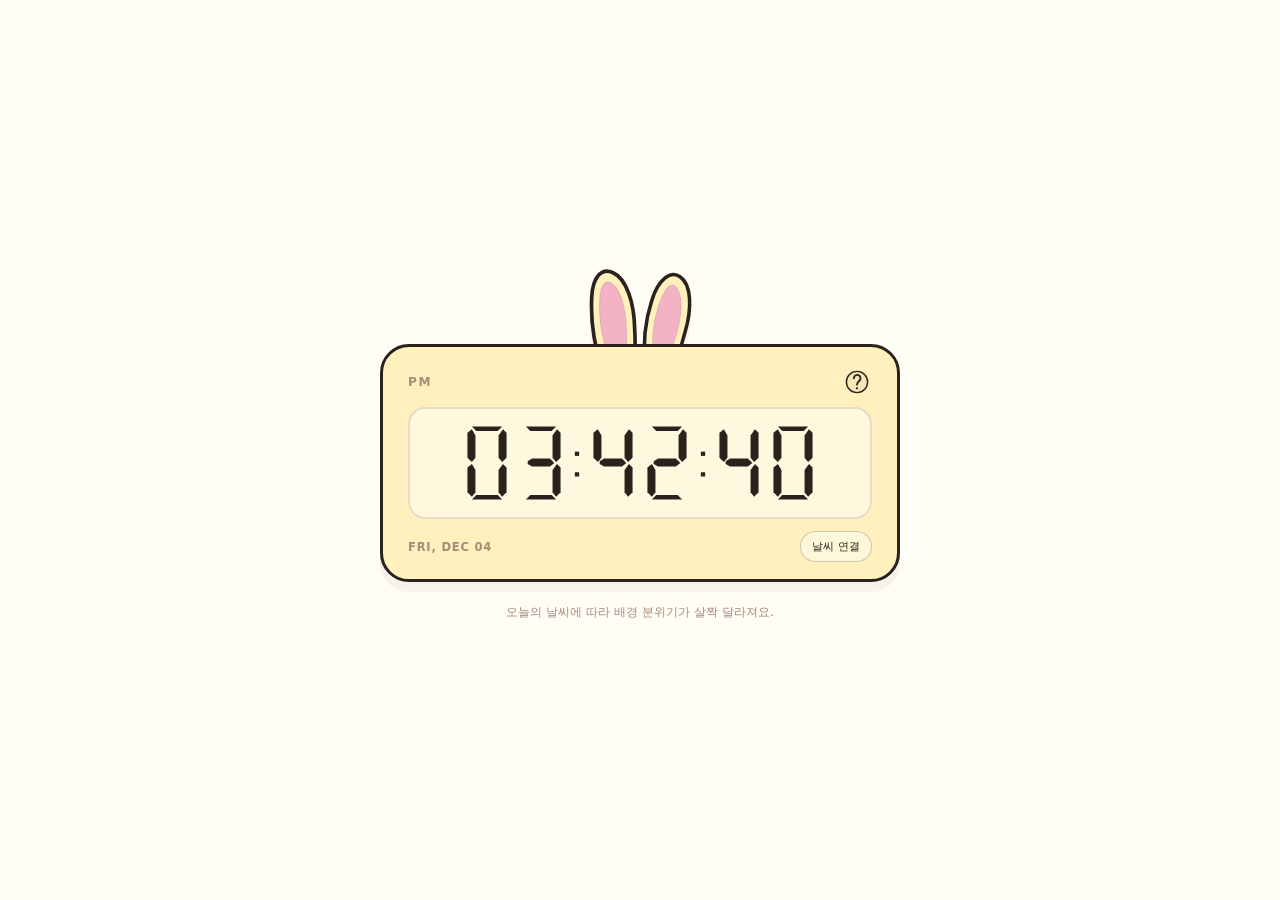
<file: index(6).html>
<!doctype html>
<html lang="ko">
<head>
<meta charset="utf-8"><meta name="viewport" content="width=device-width,initial-scale=1">
<meta name="theme-color" content="#fffdf5"><title>Bunny Digital Clock</title>
<style>:root{--page:#fffdf5;--cream:#fff0bd;--pink:#f4b2c5;--ink:#29221d;--muted:#a78c78;--display:#fff8df}
*{box-sizing:border-box}body{margin:0;min-height:100vh;min-height:100svh;display:grid;place-items:center;overflow:hidden;padding:20px;background:var(--page);color:var(--ink);font-family:ui-rounded,"Trebuchet MS",system-ui,sans-serif}
.weather-scene{position:fixed;inset:0;overflow:hidden;pointer-events:none;z-index:0}.sun-glow{position:absolute;inset:-20%;opacity:0;background:radial-gradient(ellipse at 8% 4%,#ffda7e70,transparent 35%),radial-gradient(ellipse at 95% 18%,#ffe9ac50,transparent 32%);animation:glow 18s ease-in-out infinite alternate;transition:opacity 1.5s}.cloud{position:absolute;width:48vw;height:25vw;min-height:180px;border-radius:50%;filter:blur(45px);background:#b4c3cd25;opacity:0;animation:drift 28s ease-in-out infinite alternate;transition:opacity 1.5s}.cloud-a{top:-9%;left:-12%}.cloud-b{right:-16%;bottom:3%;animation-delay:-9s}
#particles{position:absolute;inset:0}.particle{position:absolute;top:-12vh;left:var(--x);opacity:var(--alpha);animation:fall var(--duration) linear var(--delay) infinite}.rain{width:1px;height:28px;background:linear-gradient(transparent,#698fa580)}.snow{width:var(--size);height:var(--size);border-radius:50%;background:#ffffffd9;box-shadow:0 0 5px #a0becd40}
body[data-weather=sun] .sun-glow{opacity:1}body[data-weather=cloud] .cloud{opacity:.75}body[data-weather=rain]{background:#f8fbfc}body[data-weather=snow]{background:#f7fbfd}
.page{position:relative;z-index:1;width:min(520px,94vw);display:flex;flex-direction:column;align-items:center;gap:22px}.shell{position:relative;width:100%;padding-top:65px;filter:drop-shadow(0 10px 0 #29221d0b)}
.ears{position:absolute;top:0;left:50%;width:116px;height:100px;transform:translateX(-50%);z-index:0}.ear{position:absolute;bottom:0;width:61px;height:116px}.left{left:2px;transform:rotate(-9deg)}.right{right:0;transform:rotate(7deg) scale(.96)}.outline{fill:var(--cream);stroke:var(--ink);stroke-width:4.5;stroke-linecap:round;stroke-linejoin:round}.inner{fill:var(--pink);stroke:#29221d24;stroke-width:1.1}
.card{position:relative;z-index:1;width:100%;padding:20px 25px 17px;border:3px solid var(--ink);border-radius:29px;background:var(--cream)}.top,.bottom{display:flex;align-items:center;justify-content:space-between;gap:12px}.top{min-height:28px;margin-bottom:10px}.top span{font-size:.76rem;font-weight:900;letter-spacing:.14em;color:var(--muted)}#weatherIcon{width:30px;height:30px;object-fit:contain}
.display{padding:14px 7px;border:2px solid #29221d1f;border-radius:17px;background:var(--display)}#digitalTime{display:flex;align-items:center;justify-content:center;gap:clamp(2px,.7vw,6px)}.digit{display:block;width:clamp(25px,7.7vw,48px);height:auto;flex:0 1 auto}.colon{width:clamp(7px,1.8vw,12px);height:64px;flex:0 0 auto}.segment,.colon-dot{fill:var(--ink)}
.bottom{margin-top:12px;min-height:25px}#date{font-size:.72rem;font-weight:800;letter-spacing:.07em;color:var(--muted)}button{border:1px solid #29221d38;border-radius:999px;padding:7px 11px;background:#fffdf580;color:var(--ink);font:inherit;font-size:.7rem;cursor:pointer}button:hover{background:#fffdf5}button:focus-visible{outline:3px solid var(--pink);outline-offset:3px}button:disabled{opacity:.6;cursor:wait}#hint{margin:0;color:var(--muted);font-size:.78rem;text-align:center}
@keyframes fall{from{transform:translate3d(0,-12vh,0)}to{transform:translate3d(-4vw,115vh,0)}}@keyframes glow{from{transform:translate(-1%,-1%) scale(1)}to{transform:translate(1%,1%) scale(1.05)}}@keyframes drift{from{transform:translateX(-3%)}to{transform:translateX(8%)}}
@media(max-width:420px){.page{width:96vw;gap:17px}.card{padding:16px 12px 13px;border-radius:24px}.display{padding:12px 3px}.bottom{margin-top:9px}#date{font-size:.6rem;letter-spacing:.03em}button{font-size:.62rem;padding:6px 8px}.colon{height:48px}.ears{transform:translateX(-50%) scale(.86);transform-origin:bottom center}}
@media(prefers-reduced-motion:reduce){*,*::before,*::after{animation:none!important;transition:none!important}}</style>
</head>
<body>
<div class="weather-scene" aria-hidden="true"><div class="sun-glow"></div><div class="cloud cloud-a"></div><div class="cloud cloud-b"></div><div id="particles"></div></div>
<main class="page"><section class="shell" aria-label="Bunny digital clock">
<div class="ears" aria-hidden="true"><svg class="ear left" viewBox="0 0 74 142"><path class="outline" d="M15 130C8 105 7 71 14 38 19 13 32 4 44 12 60 22 64 54 60 83 58 105 54 122 49 134 39 140 24 139 15 130Z"/><path class="inner" d="M24 119C18 93 18 62 24 39 28 23 35 19 41 25 51 35 53 59 50 82 48 101 44 116 40 126 34 129 28 125 24 119Z"/></svg><svg class="ear right" viewBox="0 0 74 142"><path class="outline" d="M16 132C10 107 8 78 14 47 19 20 33 6 46 13 62 21 66 52 61 82 58 105 53 124 48 135 39 140 24 140 16 132Z"/><path class="inner" d="M25 120C19 96 19 68 25 46 29 28 37 20 43 27 53 37 54 60 51 83 48 103 44 118 39 127 34 129 29 125 25 120Z"/></svg></div>
<div class="card"><div class="top"><span id="ampm">AM</span><img id="weatherIcon" src="[data-uri]" alt="" title="날씨 연결 전"></div><div class="display"><div id="digitalTime" role="timer" aria-label="현재 시각"></div></div><div class="bottom"><time id="date">MON, JAN 01</time><button id="weatherButton">날씨 연결</button></div></div>
</section><p id="hint">오늘의 날씨에 따라 배경 분위기가 살짝 달라져요.</p></main>
<script>const DIGITS={"0":"abcdef","1":"bc","2":"abged","3":"ab c d g".replaceAll(" ",""),"4":"fgbc","5":"afgcd","6":"afgecd","7":"abc","8":"abcdefg","9":"abcdfg"};
const SEG={a:"10,4 44,4 39,9 15,9",b:"45,7 49,11 49,39 44,44 40,39 40,14",c:"45,46 49,50 49,78 44,83 40,78 40,53",d:"15,81 39,81 44,86 10,86",e:"5,50 10,46 14,53 14,78 10,83 5,78",f:"5,11 10,7 14,14 14,39 10,44 5,39",g:"12,43 17,40 37,40 42,45 37,49 17,49 12,46"};
const ns="http://www.w3.org/2000/svg";
function digit(ch){const s=document.createElementNS(ns,"svg");s.setAttribute("viewBox","0 0 54 90");s.classList.add("digit");s.setAttribute("aria-hidden","true");for(const key of DIGITS[ch]||""){const p=document.createElementNS(ns,"polygon");p.setAttribute("points",SEG[key]);p.classList.add("segment");s.append(p)}return s}
function colon(){const s=document.createElementNS(ns,"svg");s.setAttribute("viewBox","0 0 12 90");s.classList.add("colon");s.setAttribute("aria-hidden","true");for(const y of [29,58]){const r=document.createElementNS(ns,"rect");r.setAttribute("x","3");r.setAttribute("y",y);r.setAttribute("width","6");r.setAttribute("height","6");r.classList.add("colon-dot");s.append(r)}return s}
function renderDigitalTime(container,text){const f=document.createDocumentFragment();for(const ch of text)f.append(ch===":"?colon():digit(ch));container.replaceChildren(f);container.setAttribute("aria-label",`현재 시각 ${text}`)}

function startClock(){const el=document.querySelector("#digitalTime"),ampm=document.querySelector("#ampm"),date=document.querySelector("#date");
function update(){const n=new Date(),h=n.getHours(),h12=h%12||12,t=[String(h12).padStart(2,"0"),String(n.getMinutes()).padStart(2,"0"),String(n.getSeconds()).padStart(2,"0")].join(":");renderDigitalTime(el,t);ampm.textContent=h>=12?"PM":"AM";date.textContent=new Intl.DateTimeFormat("en-US",{weekday:"short",month:"short",day:"2-digit"}).format(n).toUpperCase()}
function tick(){update();setTimeout(tick,1000-Date.now()%1000)}update();setTimeout(tick,1000-Date.now()%1000)}
const holder=document.querySelector("#particles");let active="";
function particle(kind,i){const p=document.createElement("span");p.className=`particle ${kind}`;p.style.setProperty("--x",`${(i*37.7+4)%100}%`);p.style.setProperty("--duration",`${kind==="rain"?1.8+(i%7)*.32:5+(i%8)*.7}s`);p.style.setProperty("--delay",`${-(i%13)*.63}s`);p.style.setProperty("--alpha",`${kind==="rain"?.12+(i%4)*.035:.35+(i%4)*.08}`);p.style.setProperty("--size",`${2+i%4}px`);return p}
function applyWeatherEffect(kind){if(kind===active)return;active=kind;document.body.dataset.weather=kind;holder.replaceChildren();const type=kind==="rain"?"rain":kind==="snow"?"snow":null;if(type){const count=type==="rain"?36:22;for(let i=0;i<count;i++)holder.append(particle(type,i))}}

const icon=document.querySelector("#weatherIcon"),button=document.querySelector("#weatherButton"),hint=document.querySelector("#hint");
const icons={sun:'[data-uri]',cloud:'[data-uri]',rain:'[data-uri]',snow:'[data-uri]',unknown:'[data-uri]'};
function set(kind,label){icon.src=icons[kind]||icons.unknown;icon.title=label;applyWeatherEffect(kind)}
function classify(c){if(c===0||c===1)return"sun";if([2,3,45,48].includes(c))return"cloud";if([51,53,55,56,57,61,63,65,66,67,80,81,82,95,96,99].includes(c))return"rain";if([71,73,75,77,85,86].includes(c))return"snow";return"unknown"}
async function lookup(lat,lon){const u=new URL("https://api.open-meteo.com/v1/forecast");u.search=new URLSearchParams({latitude:lat,longitude:lon,current:"weather_code",timezone:"auto"});const r=await fetch(u);if(!r.ok)throw Error("Weather API error");const d=await r.json();if(!Number.isFinite(d?.current?.weather_code))throw Error("Weather unavailable");const k=classify(d.current.weather_code);set(k,({sun:"맑음",cloud:"흐림",rain:"비",snow:"눈",unknown:"날씨 정보 없음"})[k]);button.textContent="날씨 새로고침";hint.textContent="실제 날씨에 따라 배경 분위기가 살짝 달라져요."}
function connect(){if(!navigator.geolocation){hint.textContent="위치 기능을 사용할 수 없어 기본 배경으로 표시 중이에요.";return}button.disabled=true;button.textContent="불러오는 중…";hint.textContent="날씨 조회를 위해 위치 권한이 필요해요.";navigator.geolocation.getCurrentPosition(async p=>{try{await lookup(p.coords.latitude,p.coords.longitude)}catch(e){console.warn(e);set("unknown","날씨를 불러오지 못했습니다.");hint.textContent="날씨를 불러오지 못했지만 시계는 정상 작동해요."}finally{button.disabled=false}},()=>{set("unknown","위치 권한이 없습니다.");hint.textContent="위치 권한이 없어 기본 배경으로 표시 중이에요.";button.disabled=false;button.textContent="날씨 연결"},{timeout:10000,maximumAge:900000,enableHighAccuracy:false})}
function startWeather(){set("unknown","날씨 연결 전");button.addEventListener("click",connect)}
startClock();startWeather();</script>
</body></html>
</file>
